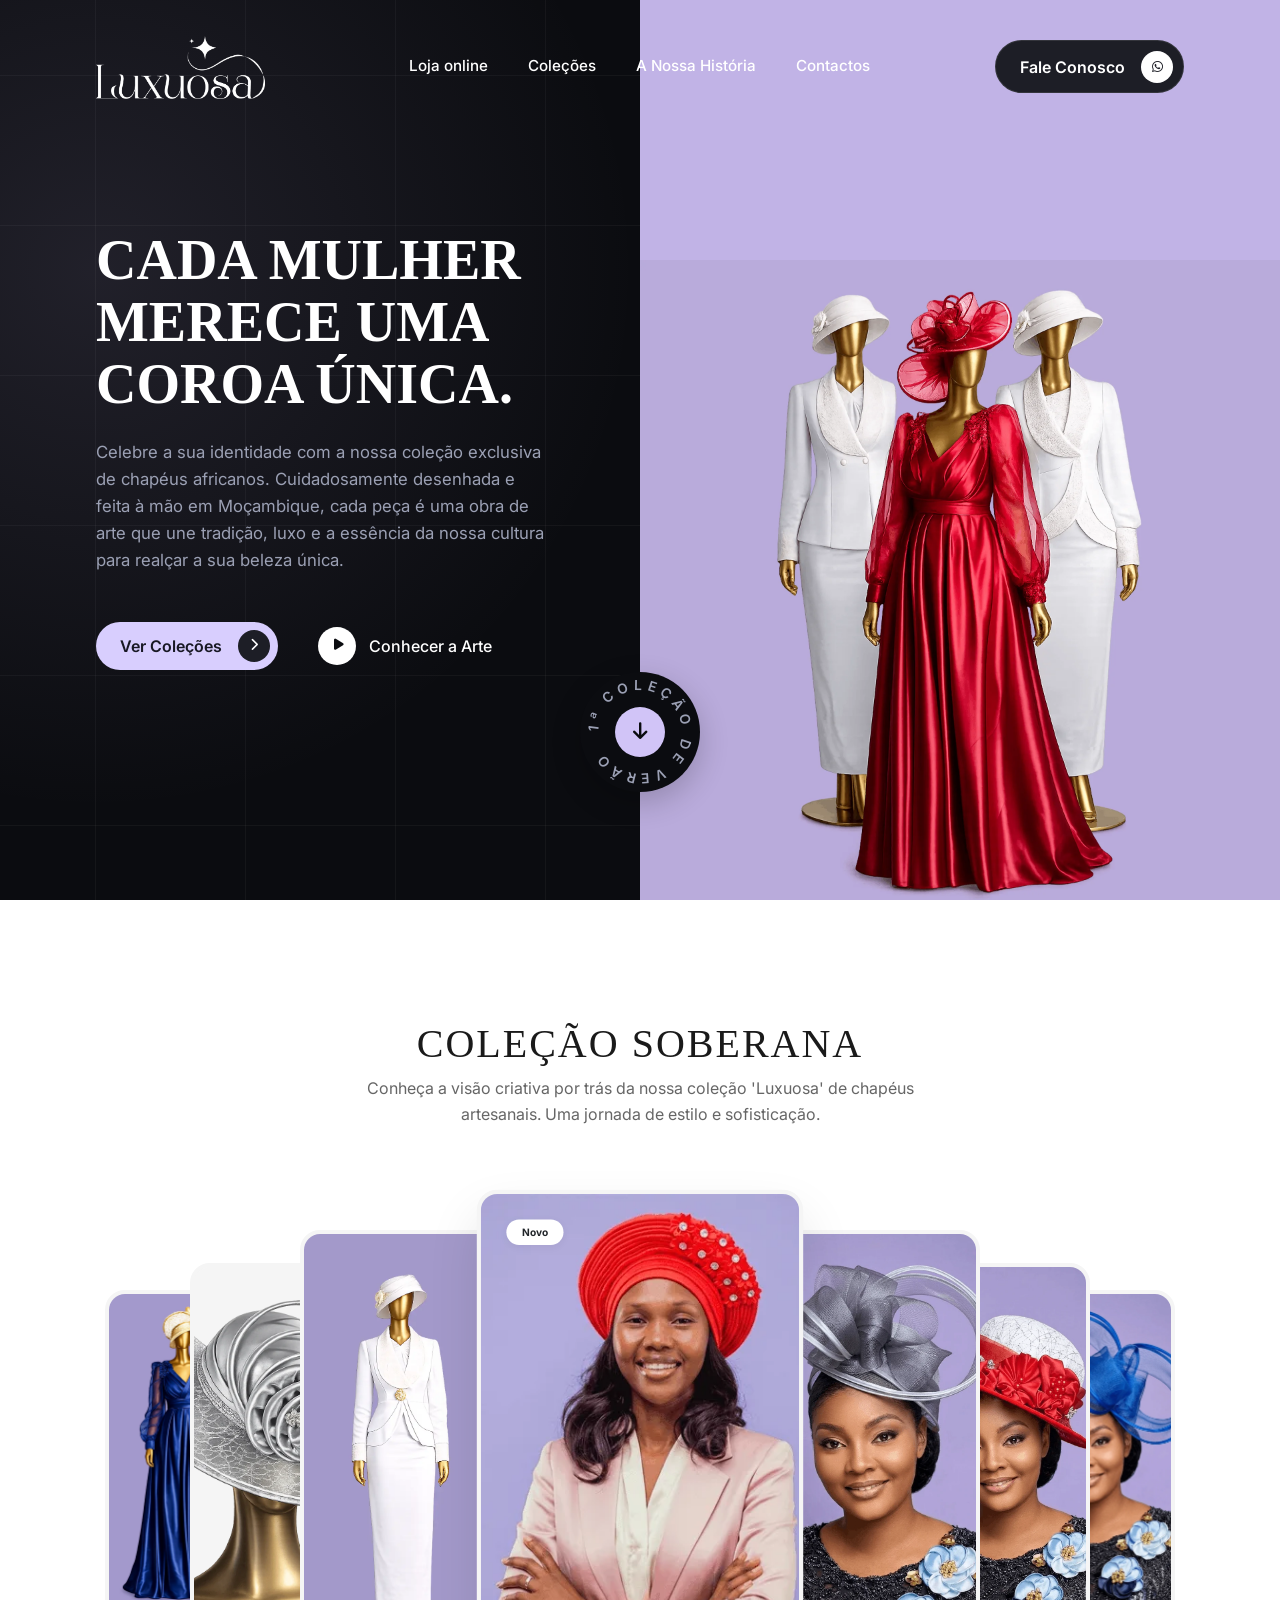
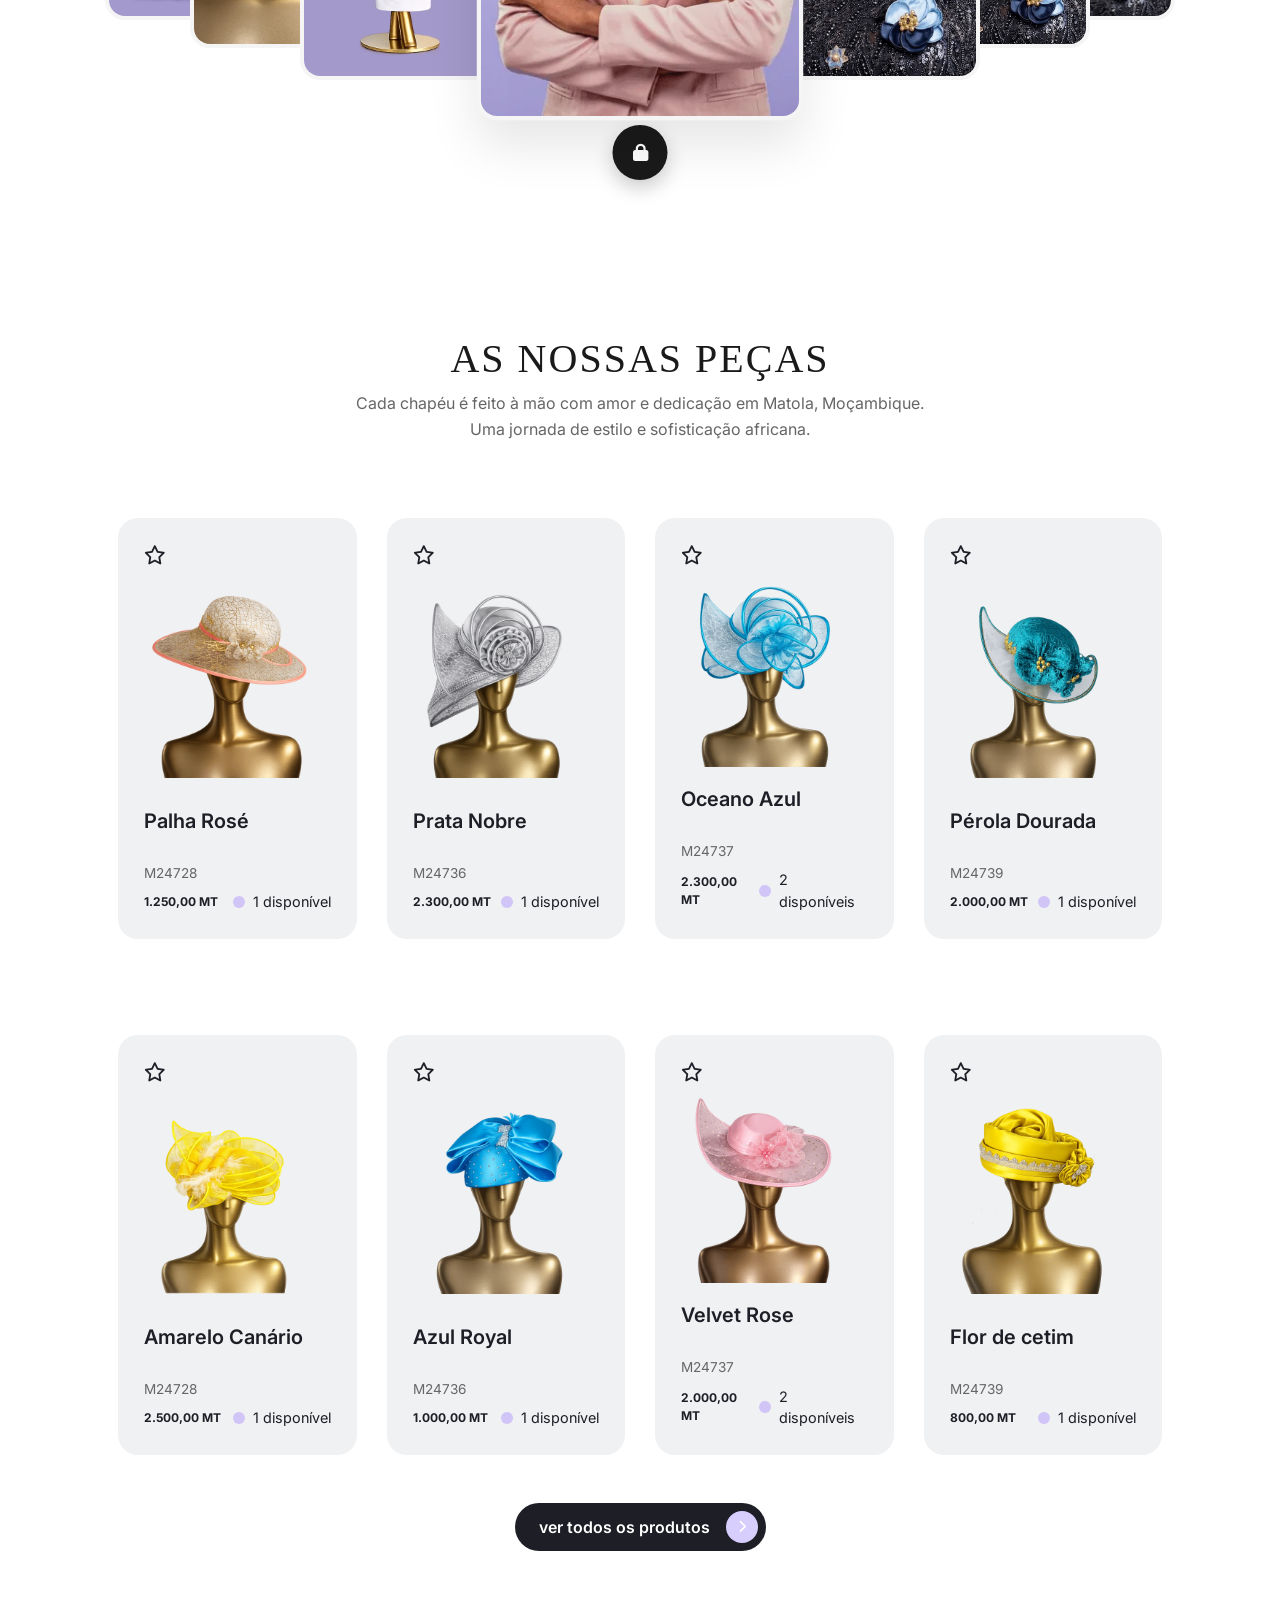
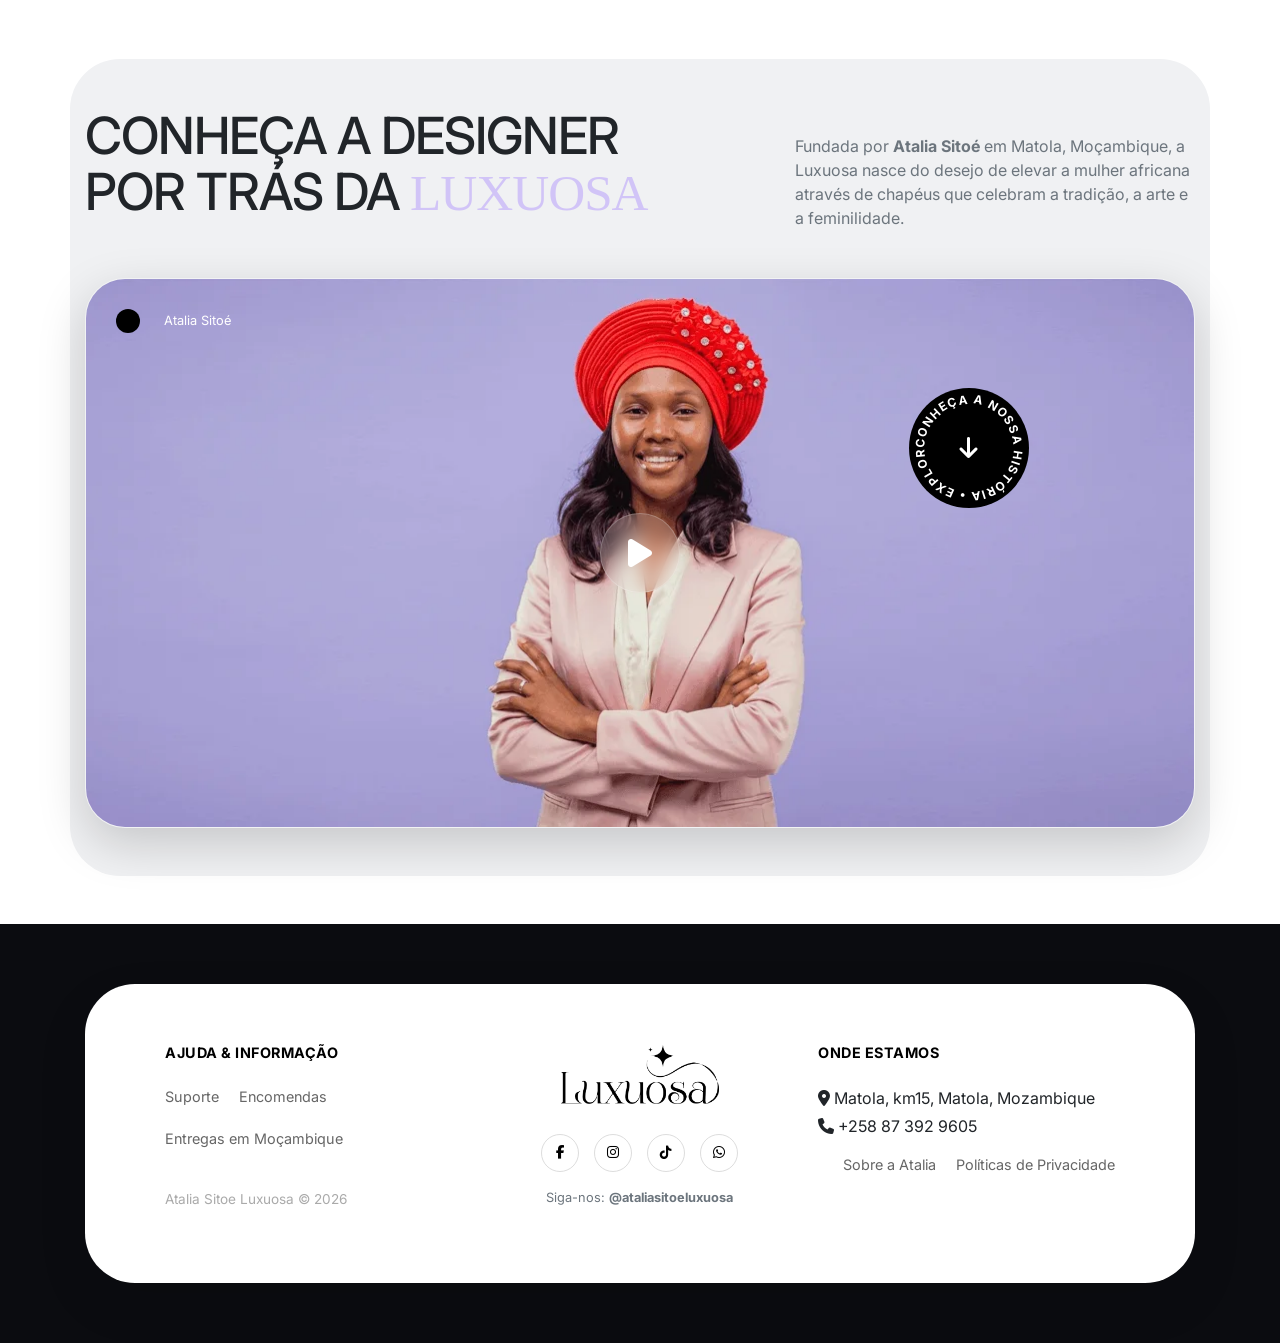
<file: index.html>
<!DOCTYPE html>
<html lang="pt-BR">

<head>
    <meta charset="UTF-8">
    <meta name="viewport" content="width=device-width, initial-scale=1.0">
    <title>Luxuosa - Chapéus Africanos Exclusivos</title>

    <!-- SEO Básico -->
    <meta name="description"
        content="Descubra a Luxuosa, uma coleção exclusiva de chapéus africanos e vestidos de luxo. Peças artesanais desenhadas e feitas à mão em Matola, Moçambique, por Atalia Sitoé.">
    <meta name="keywords"
        content="chapéus africanos, fascinadores, turbantes, moda luxo Moçambique, vestidos de luxo, chapéus artesanais, Atalia Sitoé, Matola">
    <meta name="author" content="Atalia Sitoé">
    <link rel="canonical" href="https://luxuosa.co.mz/">

    <!-- Open Graph / Redes Sociais -->
    <meta property="og:type" content="website">
    <meta property="og:url" content="https://luxuosa.co.mz/">
    <meta property="og:title" content="Luxuosa - Chapéus Africanos Exclusivos">
    <meta property="og:description"
        content="Celebre a sua identidade com a nossa coleção exclusiva de chapéus africanos. Cuidadosamente desenhada e feita à mão em Moçambique.">
    <meta property="og:image" content="https://luxuosa.co.mz/luxuosa.webp">
    <meta property="og:site_name" content="Luxuosa">

    <!-- Twitter Cards -->
    <meta name="twitter:card" content="summary_large_image">
    <meta name="twitter:title" content="Luxuosa - Chapéus Africanos Exclusivos">
    <meta name="twitter:description" content="Coleção exclusiva de chapéus africanos feitos à mão em Moçambique.">
    <meta name="twitter:image" content="https://luxuosa.co.mz/luxuosa.webp">

    <!-- Estilos e Fontes -->
    <link href="bootstrap.min.css" rel="stylesheet">
    <link href="https://cdnjs.cloudflare.com/ajax/libs/font-awesome/6.4.2/css/all.min.css" rel="stylesheet">
    <link href="https://fonts.googleapis.com/css2?family=Inter:wght@400;500;600;700&display=swap" rel="stylesheet">
    <link href="https://fonts.googleapis.com/css2?family=Dancing+Script:wght@400;700&display=swap" rel="stylesheet">
    <link rel="stylesheet" href="style.css">
    <link rel="icon" href="/favicon.svg" type="image/svg+xml">
</head>

<body>

    <!-- Navegação -->
    <nav class="custom-navbar">
        <a href="index.html" class="brand-logo">
            <img src="logo.webp" alt="Luxuosa Logo" class="logo-img">
        </a>

        <div class="nav-links">
            <a href="produtos.html">Loja online</a>
            <a href="#colecoes">Coleções</a>
            <a href="#historia">A Nossa História</a>
            <a href="#footer">Contactos</a>
        </div>

        <div class="nav-action">
            <a href="https://wa.me/258842379543" target="_blank" rel="noopener noreferrer"
                class="btn-pill btn-get-started btn">
                Fale Conosco
                <span class="icon-circle"><i class="fa-brands fa-whatsapp"></i></span>
            </a>
        </div>
    </nav>

    <!-- Hero Section / Apresentação -->
    <div class="split-layout">

        <div class="left-side">
            <h1 class="hero-title text-uppercase">cada mulher merece uma coroa única.</h1>
            <p class="hero-subtitle">
                Celebre a sua identidade com a nossa coleção exclusiva de chapéus africanos. Cuidadosamente desenhada e
                feita à mão em Moçambique, cada peça é uma obra de arte que une tradição, luxo e a essência da nossa
                cultura para
                realçar a sua beleza única.
            </p>

            <div class="actions-wrapper">
                <a href="#colecoes" class="btn-pill btn-shop">
                    Ver Coleções
                    <span class="icon-circle"><i class="fa-solid fa-chevron-right"></i></span>
                </a>

                <a href="#historia" class="btn-demo">
                    <span class="play-circle"><i class="fa-solid fa-play"></i></span>
                    Conhecer a Arte
                </a>
            </div>
        </div>

        <div class="right-side">
            <img src="image.webp" alt="Produtos Luxuosa" class="product-image">
        </div>

        <div class="explore-badge">
            <svg viewBox="0 0 100 100" class="rotating-text">
                <path id="circlePath" d="M 50, 50 m -35, 0 a 35,35 0 1,1 70,0 a 35,35 0 1,1 -70,0" fill="transparent" />
                <text>
                    <textPath href="#circlePath" class="text-uppercase" fill="#9ba0b4" font-size="11.5px"
                        font-weight="600" letter-spacing="4px">
                        1ª coleção de verão
                    </textPath>
                </text>
            </svg>
            <div class="arrow-down">
                <i class="fa-solid fa-arrow-down"></i>
            </div>
        </div>

    </div>

    <!-- Seção Mobile Explore -->
    <section class="mobile-explore-section d-md-none">
        <h2 class="mobile-explore-title">Explore a Nossa Coleção</h2>
        <p class="mobile-explore-text">
            Peças artesanais exclusivas desenhadas em Moçambique para realçar a sua beleza única, celebrando a sua
            tradição e luxo.
        </p>

        <div class="mobile-layout-footer">
            <div class="mobile-btns-group">
                <a href="#colecoes" class="btn-mobile-v2 solid">
                    Ver Coleções
                    <span class="icon-dot"><i class="fa-solid fa-chevron-right"></i></span>
                </a>
                <a href="#historia" class="btn-mobile-v2 light">
                    Conhecer a Arte
                </a>
            </div>

            <div class="mobile-mini-badge">
                <svg viewBox="0 0 100 100" class="rotate-anim">
                    <path id="pathMobile" d="M 50, 50 m -35, 0 a 35,35 0 1,1 70,0 a 35,35 0 1,1 -70,0"
                        fill="transparent" />
                    <text>
                        <textPath href="#pathMobile" class="badge-text-style">
                            1ª COLEÇÃO DE VERÃO •
                        </textPath>
                    </text>
                </svg>
                <div class="badge-center-arrow">
                    <i class="fa-solid fa-arrow-down"></i>
                </div>
            </div>
        </div>
    </section>

    <!-- Seção de Coleção em Destaque -->
    <section class="featured-collection" id="colecoes">
        <div class="container-fluid">
            <div class="titulo text-center mobile-hiden">
                <h2 class="feed-title">Coleção Soberana</h2>
                <h5>Conheça a visão criativa por trás da nossa coleção 'Luxuosa' de chapéus <br> artesanais. Uma jornada
                    de estilo e sofisticação.</h5>
            </div>

            <div class="featured-slider-wrapper">
                <div class="featured-card side-card-left-2 d-none d-lg-block">
                    <img src="col-3.webp" alt="Model">
                </div>
                <div class="featured-card side-card-left-1 d-none d-md-block">
                    <img src="col-2.webp" alt="Model">
                </div>
                <div class="featured-card side-card-left-0">
                    <img src="col-1.webp" alt="Model">
                </div>

                <div class="featured-card active-card">
                    <span class="badge-new">Novo</span>
                    <img src="luxuosa.webp" alt="Main Model">
                </div>

                <button class="btn-action-lock" aria-label="Ação bloqueada">
                    <i class="fa-solid fa-lock"></i>
                </button>

                <div class="featured-card side-card-right-0">
                    <img src="col'3.webp" alt="Model">
                </div>
                <div class="featured-card side-card-right-1 d-none d-md-block">
                    <img src="col'5.webp" alt="Model">
                </div>
                <div class="featured-card side-card-right-2 d-none d-lg-block">
                    <img src="col'4.webp" alt="Model">
                </div>
            </div>
        </div>
    </section>

    <!-- Seção de Produtos -->
    <section class="product-section container" id="produtos">
        <div class="titulo text-center">
            <h2 class="feed-title">As Nossas Peças</h2>
            <h5>Cada chapéu é feito à mão com amor e dedicação em Matola, Moçambique. <br>
                Uma jornada de estilo e sofisticação africana.</h5>
        </div>

        <div class="container-fluid px-5 py-5">
            <div class="row g-4 row-cols-1 row-cols-md-2 row-cols-lg-4">

                <div class="col">
                    <div class="product-card">
                        <div class="card-header-actions">
                            <i class="fa-regular fa-star star-icon"></i>
                        </div>
                        <div class="product-img-wrapper">
                            <img src="prod1.webp" alt="Palha Rosé">
                        </div>
                        <div class="product-info">
                            <h3 class="product-name">Palha Rosé</h3>
                            <p class="product-code">M24728</p>
                            <div class="product-footer">
                                <span class="product-price">1.250,00 MT</span>
                                <span class="product-stock">
                                    <span class="stock-dot"></span> 1 disponível
                                </span>
                            </div>
                        </div>
                    </div>
                </div>

                <div class="col">
                    <div class="product-card">
                        <div class="card-header-actions">
                            <i class="fa-regular fa-star star-icon"></i>
                        </div>
                        <div class="product-img-wrapper">
                            <img src="prod2.webp" alt="Prata Nobre">
                        </div>
                        <div class="product-info">
                            <h3 class="product-name">Prata Nobre</h3>
                            <p class="product-code">M24736</p>
                            <div class="product-footer">
                                <span class="product-price">2.300,00 MT</span>
                                <span class="product-stock">
                                    <span class="stock-dot"></span> 1 disponível
                                </span>
                            </div>
                        </div>
                    </div>
                </div>

                <div class="col">
                    <div class="product-card">
                        <div class="card-header-actions">
                            <i class="fa-regular fa-star star-icon"></i>
                        </div>
                        <div class="product-img-wrapper">
                            <img src="prod3.webp" alt="Fascinador Azul Oceano">
                        </div>
                        <div class="product-info">
                            <h3 class="product-name">Oceano Azul</h3>
                            <p class="product-code">M24737</p>
                            <div class="product-footer">
                                <span class="product-price">2.300,00 MT</span>
                                <span class="product-stock">
                                    <span class="stock-dot"></span> 2 disponíveis
                                </span>
                            </div>
                        </div>
                    </div>
                </div>

                <div class="col">
                    <div class="product-card">
                        <div class="card-header-actions">
                            <i class="fa-regular fa-star star-icon"></i>
                        </div>
                        <div class="product-img-wrapper">
                            <img src="prod4.webp" alt="Fascinador Verde Esmeralda">
                        </div>
                        <div class="product-info">
                            <h3 class="product-name">Pérola Dourada</h3>
                            <p class="product-code">M24739</p>
                            <div class="product-footer">
                                <span class="product-price">2.000,00 MT</span>
                                <span class="product-stock">
                                    <span class="stock-dot"></span> 1 disponível
                                </span>
                            </div>
                        </div>
                    </div>
                </div>

            </div>
        </div>

        <div class="container-fluid px-5 py-5">
            <div class="row g-4 row-cols-1 row-cols-md-2 row-cols-lg-4">

                <div class="col">
                    <div class="product-card">
                        <div class="card-header-actions">
                            <i class="fa-regular fa-star star-icon"></i>
                        </div>
                        <div class="product-img-wrapper">
                            <img src="prod5.webp" alt="Fascinador Amarelo Canário">
                        </div>
                        <div class="product-info">
                            <h3 class="product-name">Amarelo Canário</h3>
                            <p class="product-code">M24728</p>
                            <div class="product-footer">
                                <span class="product-price">2.500,00 MT</span>
                                <span class="product-stock">
                                    <span class="stock-dot"></span> 1 disponível
                                </span>
                            </div>
                        </div>
                    </div>
                </div>

                <div class="col">
                    <div class="product-card">
                        <div class="card-header-actions">
                            <i class="fa-regular fa-star star-icon"></i>
                        </div>
                        <div class="product-img-wrapper">
                            <img src="prod6.webp" alt="Turbante Azul Royal">
                        </div>
                        <div class="product-info">
                            <h3 class="product-name">Azul Royal</h3>
                            <p class="product-code">M24736</p>
                            <div class="product-footer">
                                <span class="product-price">1.000,00 MT</span>
                                <span class="product-stock">
                                    <span class="stock-dot"></span> 1 disponível
                                </span>
                            </div>
                        </div>
                    </div>
                </div>

                <div class="col">
                    <div class="product-card">
                        <div class="card-header-actions">
                            <i class="fa-regular fa-star star-icon"></i>
                        </div>
                        <div class="product-img-wrapper">
                            <img src="prod7.webp" alt="Chapéu Rosa Elegance">
                        </div>
                        <div class="product-info">
                            <h3 class="product-name">Velvet Rose</h3>
                            <p class="product-code">M24737</p>
                            <div class="product-footer">
                                <span class="product-price">2.000,00 MT</span>
                                <span class="product-stock">
                                    <span class="stock-dot"></span> 2 disponíveis
                                </span>
                            </div>
                        </div>
                    </div>
                </div>

                <div class="col">
                    <div class="product-card">
                        <div class="card-header-actions">
                            <i class="fa-regular fa-star star-icon"></i>
                        </div>
                        <div class="product-img-wrapper">
                            <img src="prod8.webp" alt="Turbante Ouro Imperial">
                        </div>
                        <div class="product-info">
                            <h3 class="product-name">Flor de cetim</h3>
                            <p class="product-code">M24739</p>
                            <div class="product-footer">
                                <span class="product-price">800,00 MT</span>
                                <span class="product-stock">
                                    <span class="stock-dot"></span> 1 disponível
                                </span>
                            </div>
                        </div>
                    </div>
                </div>

            </div>
        </div>

        <div class="col-12 d-flex justify-content-center">
            <a href="produtos.html" class="btn-pill btn-shop d-inline-flex align-items-center text-decoration-none"
                style="background-color: #1d1e26; color: #ffffff;">
                <span class="btn-text">ver todos os produtos</span>

                <span class="icon-circle d-inline-flex align-items-center justify-content-center"
                    style="background: #d8cefe;">
                    <i class="fa-solid fa-chevron-right"></i>
                </span>
            </a>
        </div>
    </section>

    <!-- Seção da Designer / História -->
    <section class="designer-section py-5" id="historia">
        <div class="container py-5 position-relative profile">

            <div class="row mb-5 align-items-end">
                <div class="col-lg-7">
                    <h2 class="section-title fw-bold">CONHEÇA A DESIGNER <br>POR TRÁS DA <span
                            class="text-lavender">LUXUOSA</span></h2>
                </div>
                <div class="col-lg-5 text-lg-end">
                    <p class="section-description text-muted mb-0">
                        Fundada por <strong>Atalia Sitoé</strong> em Matola, Moçambique, a Luxuosa nasce do desejo de
                        elevar a mulher africana através de chapéus que celebram a tradição, a arte e a feminilidade.
                    </p>
                </div>
            </div>

            <div class="video-wrapper position-relative">
                <div class="video-content shadow-lg">
                    <img src="luxuosa.webp" alt="Designer Luxuosa" class="img-fluid">

                    <div class="video-info d-flex align-items-center">
                        <div class="logo-circle me-2 mr-4"></div>
                        <span class="text-white small opacity-75">Atalia Sitoé</span>
                    </div>
                    <a href="https://www.facebook.com/reel/1643329623398474" target="_blank" rel="noopener noreferrer"
                        class="play-btn d-flex align-items-center justify-content-center text-decoration-none">
                        <i class="fa-solid fa-play"></i>
                    </a>
                </div>

                <div class="explore-badge-dark">
                    <svg viewBox="0 0 100 100" width="120" height="120">
                        <defs>
                            <path id="badgePath" d="M 50, 50 m -37, 0 a 37,37 0 1,1 74,0 a 37,37 0 1,1 -74,0" />
                        </defs>
                        <text class="badge-text">
                            <textPath xlink:href="#badgePath">CONHEÇA A NOSSA HISTÓRIA • EXPLORE MAIS • </textPath>
                        </text>
                    </svg>
                    <div class="badge-arrow">
                        <i class="fa-solid fa-arrow-down"></i>
                    </div>
                </div>
            </div>
        </div>
    </section>

    <!-- Rodapé -->
    <footer class="custom-footer-container" id="footer">
        <div class="container">
            <div class="footer-floating-card">
                <div class="row align-items-start">

                    <div class="col-lg-4 mb-4 mb-lg-0">
                        <h6 class="footer-card-title">AJUDA & INFORMAÇÃO</h6>
                        <div class="footer-inline-links">
                            <a href="https://wa.me/258842379543?text=Olá,%20preciso%20de%20suporte."
                                target="_blank">Suporte</a>
                            <a href="https://wa.me/258842379543?text=Olá,%20gostaria%20de%20fazer%20uma%20encomenda."
                                target="_blank">Encomendas</a>
                            <a href="produtos.html">Entregas em Moçambique</a>
                        </div>
                        <div class="footer-copyright-alt">
                            Atalia Sitoe Luxuosa © 2026
                        </div>
                    </div>

                    <div class="col-lg-4 text-center mb-4 mb-lg-0">
                        <div class="footer-card-logo">
                            <img src="logo.webp" alt="Atalia Sitoe Luxuosa Logo" class="footer-logo-img">
                        </div>
                        <div class="footer-social-circles">
                            <a href="https://www.facebook.com/reel/1643329623398474" target="_blank" title="Facebook"><i
                                    class="fa-brands fa-facebook-f"></i></a>
                            <a href="https://www.instagram.com/ataliasitoeluxuosa" target="_blank" title="Instagram"><i
                                    class="fa-brands fa-instagram"></i></a>
                            <a href="https://www.tiktok.com/@ataliasitoeluxuosa" target="_blank" title="TikTok">
                                <i class="fa-brands fa-tiktok"></i>
                            </a>
                            <a href="https://wa.me/258842379543" target="_blank" title="WhatsApp">
                                <i class="fa-brands fa-whatsapp"></i>
                            </a>
                        </div>
                        <p class="mt-3 small text-muted">Siga-nos: <strong>@ataliasitoeluxuosa</strong></p>
                    </div>

                    <div class="col-lg-4 text-lg-end">
                        <h6 class="footer-card-title">ONDE ESTAMOS</h6>
                        <div class="footer-contact-info mb-3">
                            <p class="mb-1"><i class="fa-solid fa-location-dot"></i> Matola, km15, Matola, Mozambique
                            </p>
                            <p class="mb-1"><i class="fa-solid fa-phone"></i> +258 87 392 9605</p>
                        </div>
                        <div class="footer-inline-links justify-content-lg-end">
                            <a href="#historia">Sobre a Atalia</a>
                            <a href="https://wa.me/258842379543?text=Olá,%20gostaria%20de%20saber%20mais%20sobre%20as%20Políticas%20de%20Privacidade."
                                target="_blank">Políticas de Privacidade</a>
                        </div>
                    </div>
                </div>
            </div>
        </div>
    </footer>

    <script src="https://cdn.jsdelivr.net/npm/bootstrap@5.3.2/dist/js/bootstrap.bundle.min.js"></script>
</body>

</html>
</file>
<file: style.css>
:root {
    /* Cores extraídas da imagem original e do mockup mobile */
    --dark-bg: #0b0c10;
    --light-bg: #c1b3e6;
    --app-bg: #eaddf8;
    /* Cor de fundo do mockup mobile */
    --text-light: #ffffff;
    --text-muted: #9ba0b4;
    --btn-lilac: #d1c4f7;
    --btn-dark: #1d1e26;
    --grid-color: rgba(255, 255, 255, 0.04);
}

body,
html {
    margin: 0;
    padding: 0;
    font-family: 'Inter', sans-serif;
    overflow-x: hidden;
    background-color: var(--white-bg);
}

/* Layout Principal */
.split-layout {
    display: flex;
    min-height: 100vh;
    flex-wrap: wrap;
    position: relative;
}

.left-side {
    background-color: var(--dark-bg);
    background-image:
        linear-gradient(var(--grid-color) 1px, transparent 1px),
        linear-gradient(90deg, var(--grid-color) 1px, transparent 1px),
        radial-gradient(circle at 15% 30%, rgba(193, 179, 230, 0.12) 0%, transparent 65%);
    background-size: 150px 150px, 150px 150px, 100% 100%;
    background-position: center center;
    flex: 1 1 50%;
    display: flex;
    flex-direction: column;
    justify-content: center;
    padding: 5rem 6rem;
    position: relative;
}

.right-side {
    background-color: var(--light-bg);
    flex: 1 1 50%;
    display: flex;
    align-items: flex-end;
    justify-content: center;
    position: relative;
}

/* Navbar Absoluta */
.custom-navbar {
    position: absolute;
    top: 0;
    left: 0;
    width: 100%;
    padding: 2.5rem 6rem;
    display: flex;
    justify-content: space-between;
    align-items: center;
    z-index: 10;
}

.brand-logo {
    width: 33%;
    display: flex;
    align-items: center;
    text-decoration: none;
}

.logo-img {
    height: 4rem;
    width: auto;
    max-width: 100%;
    object-fit: contain;
    position: absolute;
    /* filter: brightness(0) contrast(100%); */
}

.nav-links {
    display: flex;
    gap: 2.5rem;
    width: 100%;
    justify-content: center;
}

.nav-links a {
    color: var(--text-light);
    text-decoration: none;
    font-weight: 500;
    font-size: 0.95rem;
    transition: opacity 0.3s ease;
}

.nav-links a:hover {
    opacity: 0.7;
}

.nav-action {
    width: 33%;
    display: flex;
    justify-content: flex-end;
}

/* Tipografia Hero */
@import url('https://fonts.googleapis.com/css2?family=Playfair+Display:wght@500;700&display=swap');

/* Container Principal Mobile */
.mobile-explore-section {
    padding: 0.5rem 1.25rem;
    display: flex;
    flex-direction: column;
    text-align: center;
}

.mobile-explore-title {
    font-size: 1.75rem;
    font-weight: 800;
    color: #1a1a1a;
    margin-bottom: 0.8rem;
    letter-spacing: -0.5px;
}

.mobile-explore-text {
    font-size: 1rem;
    line-height: 1.4;
    color: #333;
    margin-bottom: 2rem;
    max-width: 95%;
}

/* Alinhamento dos Botões e do Badge na mesma linha */
.mobile-layout-footer {
    display: flex;
    justify-content: space-between;
    align-items: center;
}

.mobile-btns-group {
    display: flex;
    gap: 10px;
    align-items: center;
}

/* Estilo dos Botões */
.btn-mobile-v2 {
    text-decoration: none;
    font-weight: 600;
    font-size: 0.8rem;
    padding: 6px 10px;
    border-radius: 50px;
    display: flex;
    align-items: center;
    gap: 8px;
    white-space: nowrap;
}

.btn-mobile-v2.solid {
    background-color: #b3a2e2;
    color: #1a1a1a;
}

.btn-mobile-v2.light {
    background-color: #cdc1f0;
    /* Tom mais suave para o segundo botão */
    color: #1a1a1a;
}

.btn-mobile-v2 .icon-dot {
    background: #1a1a1a;
    color: #fff;
    width: 22px;
    height: 22px;
    border-radius: 50%;
    display: flex;
    align-items: center;
    justify-content: center;
    font-size: 0.65rem;
}

/* Badge Circular Compacto */
.mobile-mini-badge {
    position: relative;
    width: 50px;
    height: 50px;
    background: #1a1a1a;
    border-radius: 50%;
    flex-shrink: 0;
    /* Impede o badge de esmagar */
}

.rotate-anim {
    width: 100%;
    height: 100%;
    animation: rotationLoop 12s linear infinite;
}

@keyframes rotationLoop {
    from {
        transform: rotate(0deg);
    }

    to {
        transform: rotate(360deg);
    }
}

.badge-text-style {
    fill: #ffffff;
    font-size: 16px;
    font-weight: 700;
    letter-spacing: 1px;
}

.badge-center-arrow {
    position: absolute;
    top: 50%;
    left: 50%;
    transform: translate(-50%, -50%);
    background: #b3a2e2;
    color: #1a1a1a;
    width: 15px;
    height: 15px;
    border-radius: 50%;
    display: flex;
    align-items: center;
    justify-content: center;
    font-size: 0.8rem;
}

.hero-title {
    font-family: 'Playfair Display', serif;
    color: var(--text-light);
    font-weight: 700;
    font-size: 4.5rem;
    line-height: 1.1;
    margin-bottom: 1.5rem;
    max-width: 600px;
}

.hero-subtitle {
    color: var(--text-muted);
    font-size: 1.05rem;
    line-height: 1.6;
    max-width: 480px;
    margin-bottom: 3rem;
}

/* Botões */
.btn-pill {
    border-radius: 50px;
    padding: 0.6rem 0.6rem 0.6rem 1.5rem;
    font-weight: 600;
    display: inline-flex;
    align-items: center;
    gap: 1rem;
    text-decoration: none;
    transition: transform 0.2s ease;
}

.btn-pill:hover {
    transform: scale(1.02);
}

.btn-shop {
    background-color: var(--btn-lilac);
    color: var(--btn-dark);
}

.btn-shop .icon-circle {
    background-color: var(--btn-dark);
    color: var(--text-light);
    width: 32px;
    height: 32px;
    border-radius: 50%;
    display: flex;
    align-items: center;
    justify-content: center;
    font-size: 0.8rem;
}

.btn-get-started {
    background-color: var(--btn-dark);
    color: var(--text-light);
    border: 1px solid rgba(255, 255, 255, 0.1);
}

.btn-get-started .icon-circle {
    background-color: var(--text-light);
    color: var(--btn-dark);
    width: 32px;
    height: 32px;
    border-radius: 50%;
    display: flex;
    align-items: center;
    justify-content: center;
    font-size: 0.8rem;
}

.btn-demo {
    color: var(--text-light);
    text-decoration: none;
    font-weight: 500;
    display: inline-flex;
    align-items: center;
    gap: 0.8rem;
}

.btn-demo .play-circle {
    background-color: var(--text-light);
    color: var(--dark-bg);
    width: 38px;
    height: 38px;
    border-radius: 50%;
    display: flex;
    align-items: center;
    justify-content: center;
    font-size: 0.8rem;
    padding-left: 3px;
}

.actions-wrapper {
    display: flex;
    align-items: center;
    gap: 2.5rem;
}

/* Imagem do Produto */
.product-image {
    width: 100%;
    object-fit: contain;
}

/* Selo Circular (Explore Now) */
.explore-badge {
    position: absolute;
    bottom: 12%;
    left: 50%;
    transform: translateX(-50%);
    width: 120px;
    height: 120px;
    background-color: var(--dark-bg);
    border-radius: 50%;
    z-index: 20;
    display: flex;
    align-items: center;
    justify-content: center;
    box-shadow: 0 10px 30px rgba(0, 0, 0, 0.2);
}

.rotating-text {
    position: absolute;
    width: 100%;
    height: 100%;
    animation: rotate 12s linear infinite;
}

@keyframes rotate {
    100% {
        transform: rotate(360deg);
    }
}

.explore-badge .arrow-down {
    background-color: var(--btn-lilac);
    color: var(--dark-bg);
    width: 50px;
    height: 50px;
    border-radius: 50%;
    display: flex;
    align-items: center;
    justify-content: center;
    font-size: 1.2rem;
    z-index: 2;
}

/* Configurações de Tipografia e Layout (Slider) */
.featured-collection {
    background: #ffffff;
    padding: 80px 0;
    text-align: center;
}

.featured-title {
    font-family: 'Playfair Display', serif;
    font-weight: 500;
    font-size: 2.5rem;
    letter-spacing: 6px;
    margin-bottom: 50px;
    color: #1a1a1a;
}

/* Container do Slider com Perspectiva */
.featured-slider-wrapper {
    display: flex;
    justify-content: center;
    align-items: center;
    position: relative;
    padding: 40px 0;
    max-width: 1400px;
    margin: 0 auto;
}

.featured-card {
    border-radius: 20px;
    overflow: hidden;
    position: relative;
    background: #f5f5f5;
    transition: all 0.4s ease-in-out;
    border: 4px solid #f5f5f5;
}

.featured-card img {
    width: 100%;
    height: 100%;
    object-fit: cover;
}

/* Estilo dos Cards Laterais */
.side-card-left-0,
.side-card-right-0 {
    width: 200px;
    height: 450px;
    z-index: 3;
    margin: 0 -20px;
}

.side-card-left-1,
.side-card-right-1 {
    width: 160px;
    height: 385px;
    z-index: 2;
    margin: 0 -30px;
}

.side-card-left-2,
.side-card-right-2 {
    width: 155px;
    height: 330px;
    z-index: 1;
    margin: 0 -40px;
}

/* Card Principal */
.active-card {
    width: 320px;
    height: 520px;
    z-index: 10;
    box-shadow: 0 25px 50px rgba(0, 0, 0, 0.1);
    transform: scale(1.02);
}

/* Badge NEW */
.badge-new {
    position: absolute;
    top: 25px;
    left: 25px;
    background: #fff;
    padding: 5px 15px;
    font-size: 10px;
    font-weight: 700;
    border-radius: 20px;
    box-shadow: 0 2px 8px rgba(0, 0, 0, 0.05);
}

/* Estilos principais do botão (fundo lilás e formato pílula) */
.btn-shop {
    background-color: #d8cefe;
    /* Cor lilás baseada na imagem */
    color: #181824;
    /* Cor do texto escuro */
    border-radius: 50px;
    /* Deixa as bordas redondas tipo pílula */

    /* Padding: topo/baixo (8px), direita (8px), esquerda (24px) */
    /* A direita tem menos padding para o círculo escuro encaixar bem perto da borda */
    padding: 8px 8px 8px 24px;

    font-weight: 600;
    /* Texto mais gordinho (semi-bold) */
    font-size: 16px;
    gap: 16px;
    /* Espaço entre o texto e o círculo escuro */
    transition: background-color 0.2s ease;
}

/* Efeito ao passar o mouse (opcional, mas recomendado) */
.btn-shop:hover {
    background-color: #c4b8fa;
    /* Escurece o lilás levemente */
    color: #181824;
}

/* Estilos do círculo escuro com a setinha */
.icon-circle {
    background-color: #1c1c24;
    /* Fundo do círculo quase preto */
    color: #ffffff;
    /* Cor da seta branca */
    width: 36px;
    /* Largura do círculo */
    height: 36px;
    /* Altura do círculo */
    border-radius: 50%;
    /* Faz o elemento ficar um círculo perfeito */
    font-size: 14px;
    /* Tamanho do ícone da seta */
}

/* Botão de Cadeado Centralizado */
.btn-action-lock {
    position: absolute;
    bottom: -25px;
    left: 50%;
    transform: translateX(-50%);
    width: 55px;
    height: 55px;
    background: #1a1a1a;
    color: #fff;
    border: none;
    border-radius: 50%;
    display: flex;
    align-items: center;
    justify-content: center;
    font-size: 1.1rem;
    cursor: pointer;
    box-shadow: 0 8px 20px rgba(0, 0, 0, 0.2);
}

/* =========================================
   Seção de Produtos (Grid)
   ========================================= */
.product-section {
    background-color: var(--white-bg);
    padding: 60px 0;
}

.product-card {
    background-color: #f0f1f3;
    border-radius: 20px;
    padding: 25px;
    height: 100%;
    display: flex;
    flex-direction: column;
    transition: all 0.3s ease;
    border: 1px solid transparent;
}

.product-card:hover {
    transform: translateY(-10px);
    background-color: #ffffff;
    box-shadow: 0 20px 40px rgba(0, 0, 0, 0.4);
}

.star-icon {
    font-size: 1.2rem;
    color: #1d1e26;
    cursor: pointer;
    margin-bottom: 15px;
}

.product-img-wrapper {
    flex-grow: 1;
    display: flex;
    align-items: center;
    justify-content: center;
    /* padding: 20px 0; */
}

.product-img-wrapper img {
    max-width: 100%;
    max-height: 100%;
    object-fit: contain;
}

.product-info {
    margin-top: 20px;
}

.product-name {
    font-size: 20px;
    font-weight: 600;
    color: #1d1e26;
    margin-bottom: 30px;
}

.product-code {
    color: #666;
    font-size: 0.85rem;
    margin-bottom: 8px;
}

.product-footer {
    display: flex;
    justify-content: space-between;
    align-items: center;
}

.product-price {
    font-weight: 700;
    font-size: 12px;
    color: #1d1e26;
}

.product-stock {
    display: flex;
    align-items: center;
    gap: 8px;
    font-size: 0.9rem;
    color: #1d1e26;
}

.stock-dot {
    width: 12px;
    height: 12px;
    background-color: var(--btn-lilac);
    border-radius: 50%;
}

/* Instagram Section */
.instagram-section {
    background-color: #ffffff;
    overflow: hidden;
    padding-bottom: 100px !important;
}

.feed-title {
    font-family: 'Playfair Display', serif;
    font-size: 2.5rem;
    letter-spacing: 2px;
    text-transform: uppercase;
    color: #1a1a1a;
}

.instagram-wrapper {
    padding-top: 40px;
    perspective: 1000px;
}

.insta-card {
    width: 345px;
    height: 528px;
    background-color: #eee;
    border-radius: 15px;
    overflow: hidden;
    box-shadow: 0 10px 30px rgba(0, 0, 0, 0.1);
    transition: transform 0.3s ease, z-index 0s;
    margin: 0 -30px;
    position: relative;
}

.insta-card img {
    width: 100%;
    height: 100%;
    object-fit: cover;
}

.insta-card:hover {
    transform: rotate(0deg) scale(1.1) !important;
    z-index: 10;
}

.card-1 {
    transform: rotate(-15deg);
    z-index: 1;
}

.card-2 {
    transform: rotate(-5deg) translateY(-10px);
    z-index: 2;
}

.card-3 {
    transform: rotate(8deg) translateY(-30px);
    z-index: 3;
}

.card-4 {
    transform: rotate(-8deg) translateY(10px);
    z-index: 2;
}

.card-5 {
    transform: rotate(12deg);
    z-index: 1;
}

/* Custom Footer */
.custom-footer-container {
    background-color: var(--dark-bg);
    padding: 60px 0;
    font-family: 'Inter', sans-serif;
}

.footer-floating-card {
    background-color: #ffffff;
    border-radius: 50px;
    padding: 60px 80px;
    box-shadow: 0 20px 50px rgba(0, 0, 0, 0.1);
}

.footer-card-title {
    font-size: 0.9rem;
    font-weight: 700;
    letter-spacing: 0.5px;
    color: #000000;
    margin-bottom: 25px;
}

.footer-inline-links {
    display: flex;
    gap: 20px;
    flex-wrap: wrap;
    margin-bottom: 40px;
}

.footer-inline-links a {
    color: #666;
    text-decoration: none;
    font-size: 0.9rem;
    transition: color 0.3s ease;
}

.footer-inline-links a:hover {
    color: var(--btn-lilac);
}

.footer-card-logo {
    margin-bottom: 30px;
}

.footer-logo-img {
    height: 60px;
    filter: brightness(0);
}

.footer-social-circles {
    display: flex;
    justify-content: center;
    gap: 15px;
}

.footer-social-circles a {
    width: 38px;
    height: 38px;
    border: 1px solid #ddd;
    border-radius: 50%;
    display: flex;
    align-items: center;
    justify-content: center;
    color: #000;
    text-decoration: none;
    font-size: 0.85rem;
    transition: all 0.3s ease;
}

.footer-social-circles a:hover {
    background-color: #000;
    color: #fff;
    border-color: #000;
}

.footer-copyright-alt,
.footer-privacy-alt a {
    font-size: 0.85rem;
    color: #aaa;
    text-decoration: none;
}

/* Designer Section */
.designer-section {
    position: relative;
    background-image:
        linear-gradient(to right, rgba(255, 255, 255, 0.02) 1px, transparent 1px),
        linear-gradient(to bottom, rgba(255, 255, 255, 0.02) 1px, transparent 1px);
    background-size: 80px 80px;
}

.section-title {
    font-size: 3.2rem;
    letter-spacing: -1px;
    line-height: 1.1;
}

.text-lavender {
    color: var(--btn-lilac);
    font-family: 'Playfair Display', serif;
}

.section-description {
    font-size: 1rem;
    max-width: 400px;
    margin-left: auto;
}

.video-content {
    border-radius: 40px;
    overflow: hidden;
    position: relative;
    height: 550px;
    border: 1px solid rgba(255, 255, 255, 0.1);
}

.video-content img {
    width: 100%;
    height: 100%;
    object-fit: cover;
}

.video-info {
    position: absolute;
    top: 30px;
    left: 30px;
    z-index: 5;
}

.logo-circle {
    width: 24px;
    height: 24px;
    background: rgb(0, 0, 0);
    border-radius: 50%;
}

.play-btn {
    position: absolute;
    top: 50%;
    left: 50%;
    transform: translate(-50%, -50%);
    width: 80px;
    height: 80px;
    background: rgba(255, 255, 255, 0.15);
    backdrop-filter: blur(10px);
    border: 1px solid rgba(255, 255, 255, 0.2);
    border-radius: 50%;
    color: white;
    font-size: 2rem;
    display: flex;
    align-items: center;
    justify-content: center;
    transition: 0.3s ease;
}

.play-btn:hover {
    transform: translate(-50%, -50%) scale(1.1);
    background: rgba(255, 255, 255, 0.25);
}

.explore-badge-dark {
    position: absolute;
    top: 20%;
    right: 15%;
    width: 120px;
    height: 120px;
    background: #000000;
    border-radius: 50%;
    display: flex;
    align-items: center;
    justify-content: center;
    z-index: 10;
}

.badge-text {
    font-size: 10px;
    font-weight: bold;
    fill: #ffffff;
    letter-spacing: 1px;
}

.badge-arrow {
    position: absolute;
    font-size: 1.5rem;
    color: #ffffff;
}

.explore-badge-dark svg {
    animation: rotateText 15s linear infinite;
}

.profile {
    background: #f0f1f3;
    border-radius: 50px;
}

.titulo {
    padding: 40px 0 20px;
}

.titulo h5 {
    color: #666;
    font-weight: 400;
    font-size: 1rem;
    line-height: 1.6;
}

/* ========================================================================= */
/* RESPONSIVIDADE TABLET                                                     */
/* ========================================================================= */

@media (max-width: 991px) and (min-width: 769px) {
    .split-layout {
        flex-direction: column;
    }

    .left-side,
    .right-side {
        flex: none;
        width: 100%;
        padding: 4rem 3rem;
    }

    .product-section .container-fluid {
        padding-left: 30px !important;
        padding-right: 30px !important;
    }
}

/* ========================================================================= */
/* MOBILE (<= 768px) — Recriação fiel ao mockup do app Luxuosa              */
/* ========================================================================= */
@media (max-width: 768px) {

    /* ---------- NAVBAR estilo aplicativo ---------- */
    .custom-navbar {
        position: relative;
        padding: 1rem 1.25rem 0.75rem;
        display: flex;
        align-items: center;
        justify-content: space-between;
        gap: 0.75rem;
    }

    /* Botão "voltar" via pseudo no navbar */
    .custom-navbar::before {
        content: "\2190";
        /* ← */
        order: 1;
        font-size: 1.5rem;
        color: var(--btn-dark);
        font-weight: 600;
        width: 40px;
        height: 40px;
        display: flex;
        align-items: center;
        justify-content: flex-start;
        flex: none;
    }

    .brand-logo {
        width: auto;
        order: 2;
        flex: 1;
        justify-content: center;
        position: relative;
    }

    .logo-img {
        position: relative;
        height: 1.9rem;
    }

    .nav-links {
        display: none !important;
    }

    .nav-action {
        width: auto;
        order: 3;
        flex: none;
    }

    .logo-img {
        filter: brightness(0) contrast(100%);
    }

    /* Botão "menu" circular no canto direito */
    .btn-get-started {
        order: 3;
        background-color: transparent !important;
        border: 1.5px solid var(--btn-dark) !important;
        color: var(--btn-dark) !important;
        width: 40px;
        height: 40px;
        padding: 0 !important;
        border-radius: 50%;
        font-size: 0;
        position: relative;
        flex: none;
        gap: 0;
    }

    .btn-get-started::before {
        content: "\22EF";
        /* ⋯ */
        font-size: 1.4rem;
        color: var(--btn-dark);
        line-height: 1;
        position: absolute;
        top: 50%;
        left: 50%;
        transform: translate(-50%, -55%);
        font-weight: 700;
    }

    .btn-get-started>*,
    .btn-get-started .icon-circle {
        display: none !important;
    }

    /* ---------- HERO: Card escuro arredondado ---------- */
    .split-layout {
        padding: 0 1rem;
        display: block;
        min-height: auto;
        flex-wrap: nowrap;
    }

    .left-side {
        background: linear-gradient(to right,
                #0a0a0a 0%,
                /* Quase preto na extremidade esquerda */
                #1a1428 20%,
                /* Roxo muito escuro profundo */
                #4b3b6b 60%,
                /* Roxo intermediário */
                #8e7fb8 100%
                /* Lilás claro/médio na extremidade direita */
            );
        border-radius: 26px;
        padding: 0;
        margin: 0 0 1.25rem 0;
        text-align: left;
        box-shadow: 0 18px 40px rgba(20, 10, 40, 0.18);
        overflow: hidden;
        position: relative;
        min-height: 210px;
        width: 100%;
        flex: none;
        display: flex;
        flex-direction: column;
        justify-content: space-between;
    }

    /* Tag superior "Herança e Identidade" */
    .hero-title {
        font-family: 'Playfair Display', serif;
        font-size: 1.4rem !important;
        line-height: 1.19;
        margin: 0;
        padding: 1.5rem 1.5rem 0;
        color: var(--text-light);
        max-width: 70%;
        text-transform: uppercase;
        font-weight: 700;
        position: relative;
        z-index: 3;

    }

    .hero-title::before {
        content: "Herança e Identidade";
        display: block;
        font-family: 'Inter', sans-serif;
        font-size: 0.90rem;
        font-weight: 500;
        text-transform: none;
        color: rgba(255, 255, 255, 0.75);
        margin-bottom: 1rem;
        letter-spacing: 0.3px;
    }

    /* Subtítulo escondido dentro do card (vai para baixo via .titulo) */
    .hero-subtitle {
        display: none;
    }

    /* Lado direito: imagem luxc.webp ocupando metade direita do card */
    .right-side {
        background: transparent;
        padding: 0;
        position: absolute;
        top: 0;
        right: 16px;
        bottom: 0;
        width: 74%;
        height: 100%;
        display: block;
        flex: none;
        z-index: 2;
        pointer-events: none;
    }

    .product-image {
        content: url('luxc.webp');
        position: absolute;
        bottom: 0;
        right: 0;
        width: 100%;
        height: 100%;
        max-height: none;
        object-fit: cover;
        object-position: bottom right;
    }

    /* Botões circulares (coroa + sacola) na base do card, à esquerda */
    .actions-wrapper {
        position: relative;
        z-index: 4;
        flex-direction: row;
        gap: 0.6rem;
        align-items: center;
        padding: 0 1.5rem 1.5rem;
        margin: auto 0 0 0;
    }

    .actions-wrapper .btn-pill,
    .actions-wrapper .btn-demo {
        width: 40px;
        height: 40px;
        padding: 0 !important;
        border-radius: 50%;
        background-color: var(--btn-lilac) !important;
        color: var(--btn-dark) !important;
        justify-content: center;
        align-items: center;
        font-size: 0;
        position: relative;
        overflow: hidden;
        gap: 0;
        border: none !important;
        display: inline-flex;
    }

    .actions-wrapper .btn-pill>*,
    .actions-wrapper .btn-demo>*,
    .actions-wrapper .btn-pill .icon-circle,
    .actions-wrapper .btn-demo .play-circle {
        display: none !important;
    }

    .actions-wrapper .btn-shop::before {
        content: "\f521";
        /* fa-crown */
        font-family: "Font Awesome 6 Free";
        font-weight: 900;
        font-size: 1.05rem;
        color: var(--btn-dark);
    }

    .actions-wrapper .btn-demo::before {
        content: "\f290";
        /* fa-bag-shopping */
        font-family: "Font Awesome 6 Free";
        font-weight: 900;
        font-size: 1.05rem;
        color: var(--btn-dark);
    }

    /* Esconde o selo rotativo do hero */
    .explore-badge {
        display: none;
    }

    /* --- Estilização da Coleção de Inverno dentro do Media Query --- */

    .featured-collection {
        padding: 0px 0 2px;
        overflow: hidden;
        /* Garante que as fotos laterais não criem scroll horizontal */
        background-color: #fff;
    }

    /* Ajuste dos textos */
    .featured-collection .feed-title {
        font-size: 1.6rem;
        letter-spacing: 3px;
        margin-bottom: 10px;
    }

    .featured-collection .titulo h5 {
        font-size: 0.85rem;
        line-height: 1.4;
        padding: 0 20px;
        color: #666;
    }

    .featured-collection .titulo h5 br {
        display: none;
        /* Remove a quebra de linha forçada no mobile */
    }

    /* Container do Slider */
    .featured-slider-wrapper {
        display: flex;
        justify-content: center;
        align-items: center;
        position: relative;
        height: 400px;
        /* Altura controlada para o mobile */
        perspective: 1000px;
    }

    /* Configuração Geral dos Cards no Mobile */
    .featured-card {
        position: absolute;
        /* Sobrepõe os cards para criar o efeito da imagem */
        transition: all 0.4s ease;
        border-radius: 15px;
        border: 2px solid #f5f5f5;
    }

    /* Card Central (Ativo) */
    .active-card {
        position: relative;
        /* Mantém o espaço central */
        width: 200px !important;
        height: 320px !important;
        z-index: 10;
        transform: scale(1);
        box-shadow: 0 15px 35px rgba(0, 0, 0, 0.15);
    }

    /* Cards Imediatamente ao lado (0) */
    .side-card-left-0 {
        display: block !important;
        width: 160px !important;
        height: 260px !important;
        z-index: 5;
        transform: translateX(-80px) scale(0.9);
        /* Puxa para trás do central */
        opacity: 0.8;
    }

    .side-card-right-0 {
        display: block !important;
        width: 160px !important;
        height: 260px !important;
        z-index: 5;
        transform: translateX(80px) scale(0.9);
        /* Puxa para trás do central */
        opacity: 0.8;
    }

    /* Cards das extremidades (1) - Diminuídos para caber na tela */
    .side-card-left-1 {
        display: block !important;
        width: 130px !important;
        height: 220px !important;
        z-index: 2;
        transform: translateX(-140px) scale(0.8);
        opacity: 0.5;
    }

    .side-card-right-1 {
        display: block !important;
        width: 130px !important;
        height: 220px !important;
        z-index: 2;
        transform: translateX(140px) scale(0.8);
        opacity: 0.5;
    }

    /* Esconder os cards (2) no mobile para não poluir visualmente */
    .side-card-left-2,
    .side-card-right-2 {
        display: none !important;
    }

    /* Badge "Novo" */
    .badge-new {
        top: 15px;
        left: 15px;
        padding: 3px 10px;
        font-size: 9px;
    }

    /* Botão de Cadeado */
    .btn-action-lock {
        width: 44px;
        height: 44px;
        bottom: -22px;
        /* Metade para fora do card */
        font-size: 1rem;
        z-index: 20;
        top: 21rem;
    }

    .mobile-hiden {
        display: none;
    }

    .titulo {
        padding: 0px 20px 20px;
    }

    /* 1. Remove o esmagamento lateral do container no mobile */
    .product-section .container-fluid {
        padding-left: 12px !important;
        padding-right: 12px !important;
        padding-top: 25px !important;
        padding-bottom: 25px !important;
    }

    /* Ajuste dos títulos da secção */
    .product-section .titulo h5 {
        font-size: 0.95rem;
        padding: 0 15px;
        line-height: 1.4;
    }

    .product-section .titulo h5 br {
        display: none;
        /* Remove quebras de linha longas no telemóvel */
    }

    /* 2. Força a exibição perfeita em 2 colunas (Grelha 2x2) */
    .product-section .row {
        display: grid !important;
        grid-template-columns: repeat(2, 1fr) !important;
        gap: 12px !important;
        /* Espaçamento elegante entre os cards */
        margin-left: 0 !important;
        margin-right: 0 !important;
    }

    /* Reseta as margens padrões das colunas do Bootstrap */
    .product-section .col {
        width: 100% !important;
        max-width: 100% !important;
        padding: 0 !important;
    }

    /* 3. Estilização Estética e Premium dos Cards de Produto */
    .product-card {
        background: #ffffff;
        border-radius: 16px;
        padding: 10px;
        box-shadow: 0 4px 16px rgba(26, 20, 40, 0.06);
        /* Sombra suave roxa/escura */
        border: 1px solid rgba(26, 20, 40, 0.04);
        display: flex;
        flex-direction: column;
        height: 100%;
        /* Garante que todos os cards tenham a mesma altura */
        position: relative;
        transition: transform 0.2s ease;
    }

    /* Contentor da Imagem Quadrado Perfeito */
    .product-img-wrapper {
        background-color: #f8f7fa;
        /* Fundo neutro suave atrás da peça */
        border-radius: 12px;
        overflow: hidden;
        aspect-ratio: 1 / 1;
        /* Mantém a imagem sempre quadrada estilo e-commerce moderno */
        display: flex;
        align-items: center;
        justify-content: center;
        margin-bottom: 10px;
    }

    .product-img-wrapper img {
        width: 100%;
        height: 100%;
        object-fit: cover;
        /* Faz a foto preencher o quadrado sem distorcer */
    }

    /* Posicionamento do Ícone de Estrela */
    .product-card .star-icon {
        position: absolute;
        top: 18px;
        right: 18px;
        z-index: 5;
        background: rgba(255, 255, 255, 0.85);
        backdrop-filter: blur(4px);
        padding: 6px;
        border-radius: 50%;
        font-size: 0.8rem;
        color: #1a1428;
    }

    /* Informações do Produto */
    .product-info {
        display: flex;
        flex-direction: column;
        flex-grow: 1;
        padding: 0 4px;
    }

    .product-name {
        font-size: 0.9rem;
        font-weight: 700;
        color: #1a1428;
        margin-bottom: 2px;
        line-height: 1.2;
    }

    .product-code {
        font-size: 10px;
        color: #8e8a99;
        margin-bottom: 10px;
    }

    /* Rodapé do Card (Preço e Stock) */
    .product-footer {
        display: flex;
        align-items: center;
        gap: 2px;
        margin-top: auto;
        /* Empurra os valores sempre para o fundo do card */
    }

    .product-price {
        font-size: 12px;
        font-weight: 800;
        color: #1a1428;
    }

    .product-stock {
        font-size: 8px;
        color: #5c5866;
        display: inline-flex;
        align-items: center;
        gap: 4px;
    }

    .stock-dot {
        width: 6px;
        height: 6px;
        background-color: #2ec4b6;
        /* Ponto verde/turquesa vibrante para disponível */
        border-radius: 50%;
        display: inline-block;
    }

    /* Ajuste do botão inferior "Explorar mais Chapéus" */
    .product-section .actions-wrapper {
        margin-top: 10px;
        margin-bottom: 20px;
        width: 100%;
    }

    .product-img-wrapper {
        padding: 0px 0;
    }

    /* ========================================================================= */
    /* SEÇÃO: COLEÇÃO DE INVERNO (INSTAGRAM SECTION)                             */
    /* ========================================================================= */
    .instagram-section {
        padding: 40px 0 !important;
        background-color: #ffffff;
    }

    .instagram-section .feed-title {
        font-size: 1.6rem;
        letter-spacing: 2px;
        margin-bottom: 10px;
    }

    .instagram-section .titulo h5 {
        font-size: 0.85rem;
        line-height: 1.4;
        padding: 0 20px;
        color: #666;
    }

    .instagram-section .titulo h5 br {
        display: none;
        /* Remove a quebra de linha forçada no mobile */
    }

    /* Container das Cartas */
    .instagram-wrapper {
        margin-top: 2rem !important;
        padding-top: 15px;
        display: flex;
        justify-content: center;
        align-items: center;
        width: 100%;
        overflow: visible;
        /* Garante que a rotação das pontas não seja cortada */
    }

    /* Redimensionamento proporcional das cartas para caber na tela mobile */
    .instagram-section .insta-card {
        width: 85px;
        /* Proporcional para telas de até 360px-410px */
        height: 130px;
        /* Mantém a proporção idêntica ao desktop */
        margin: 0 -12px;
        /* Ajuste de sobreposição para o novo tamanho */
        border-radius: 8px;
        box-shadow: 0 6px 15px rgba(0, 0, 0, 0.12);
    }

    /* Suavização das translações verticais para a escala mobile */
    .instagram-section .card-1 {
        transform: rotate(-15deg);
    }

    .instagram-section .card-2 {
        transform: rotate(-5deg) translateY(-4px);
    }

    .instagram-section .card-3 {
        transform: rotate(8deg) translateY(-12px);
    }

    .instagram-section .card-4 {
        transform: rotate(-8deg) translateY(4px);
    }

    .instagram-section .card-5 {
        transform: rotate(12deg);
    }

    /* Reset e Ajuste do Botão (Evita que vire o círculo compacto do Hero) */
    .instagram-section .actions-wrapper {
        margin-top: 2.5rem !important;
        padding: 0 !important;
        display: flex !important;
        justify-content: center !important;
        width: 100%;
    }

    .instagram-section .actions-wrapper .btn-pill {
        width: auto !important;
        height: auto !important;
        font-size: 0.85rem !important;
        font-family: 'Inter', sans-serif;
        padding: 0.5rem 0.5rem 0.5rem 1.5rem !important;
        border-radius: 50px !important;
        display: inline-flex !important;
        align-items: center !important;
        gap: 1rem !important;
        background-color: var(--btn-lilac) !important;
        color: var(--btn-dark) !important;
    }

    /* Remove o ícone de coroa/sacola injetado pelas regras gerais do mobile */
    .instagram-section .actions-wrapper .btn-pill::before {
        display: none !important;
    }

    /* Força a exibição correta do círculo da seta */
    .instagram-section .actions-wrapper .btn-shop .icon-circle {
        display: flex !important;
        background-color: var(--btn-dark) !important;
        color: var(--text-light) !important;
        width: 32px;
        height: 32px;
        border-radius: 50%;
        align-items: center;
        justify-content: center;
        font-size: 0.8rem;
    }

    .instagram-section {
        display: none;
    }

    .explore-badge-dark {
        top: 76%;
        right: 5%;
    }


}

/* ---------- Telas muito pequenas ---------- */
@media (max-width: 380px) {
    .hero-title {
        font-size: 1.45rem;
        max-width: 60%;
    }

    .left-side {
        min-height: 380px;
    }

    .product-img-wrapper img {
        max-height: 95px;
    }

    .product-name {
        font-size: 0.85rem;
    }

    .featured-title {
        font-size: 1.35rem;
    }
}

/* ---------- Telas muito pequenas ---------- */
@media (max-width: 1280px) {
    .hero-title {
        font-size: 3.5rem;
    }
}
</file>
